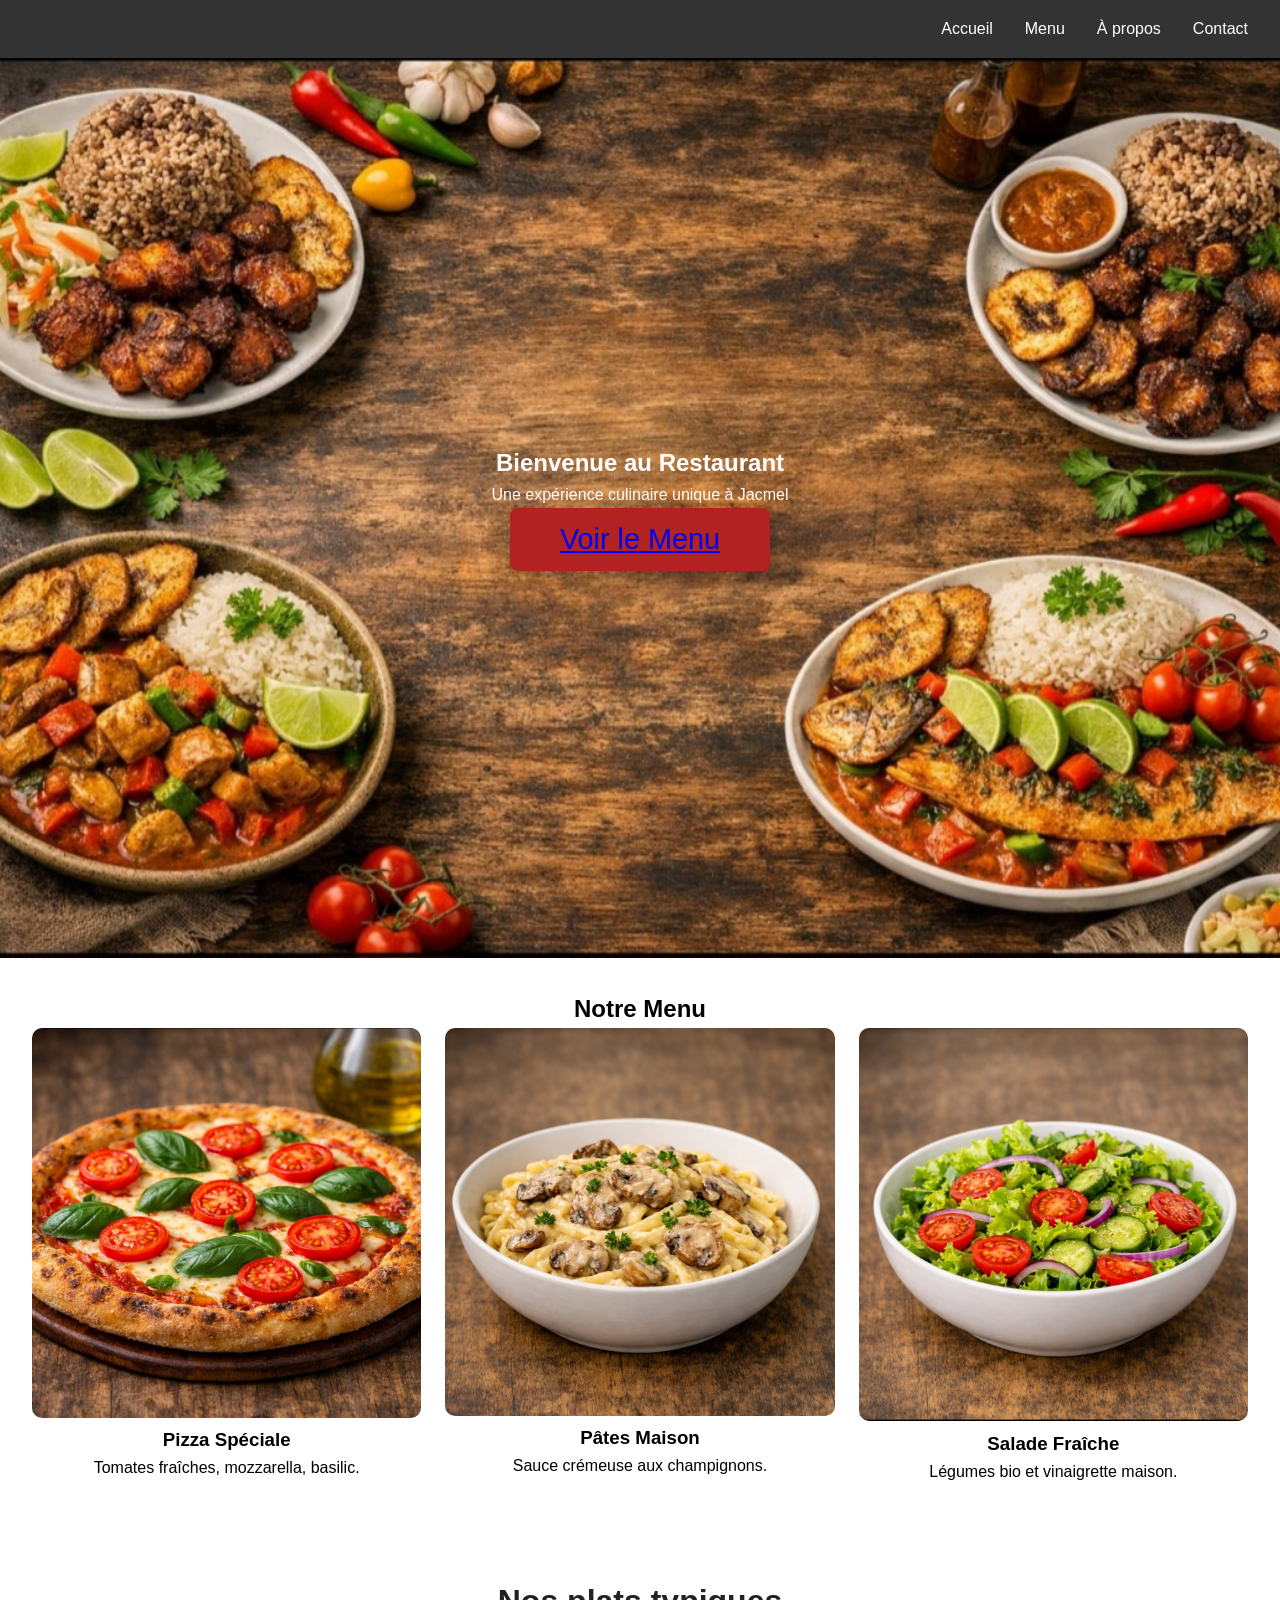
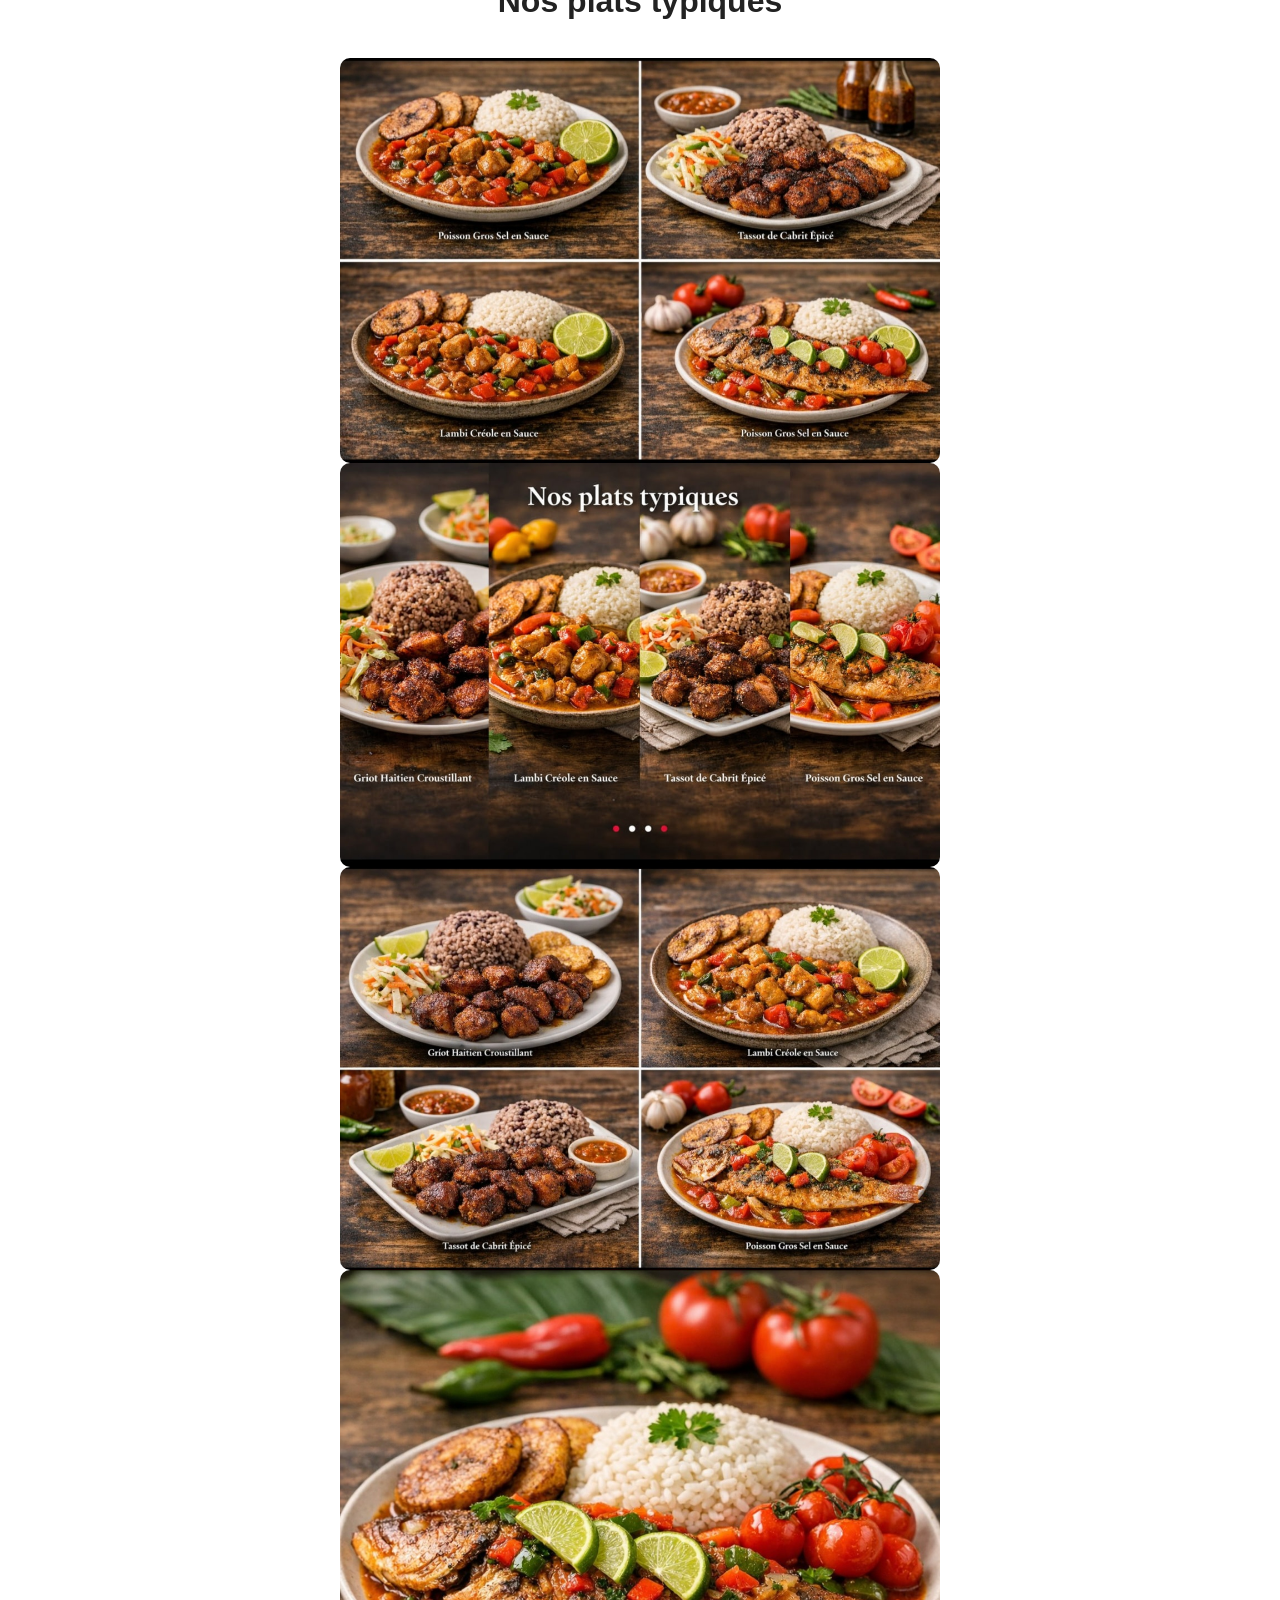
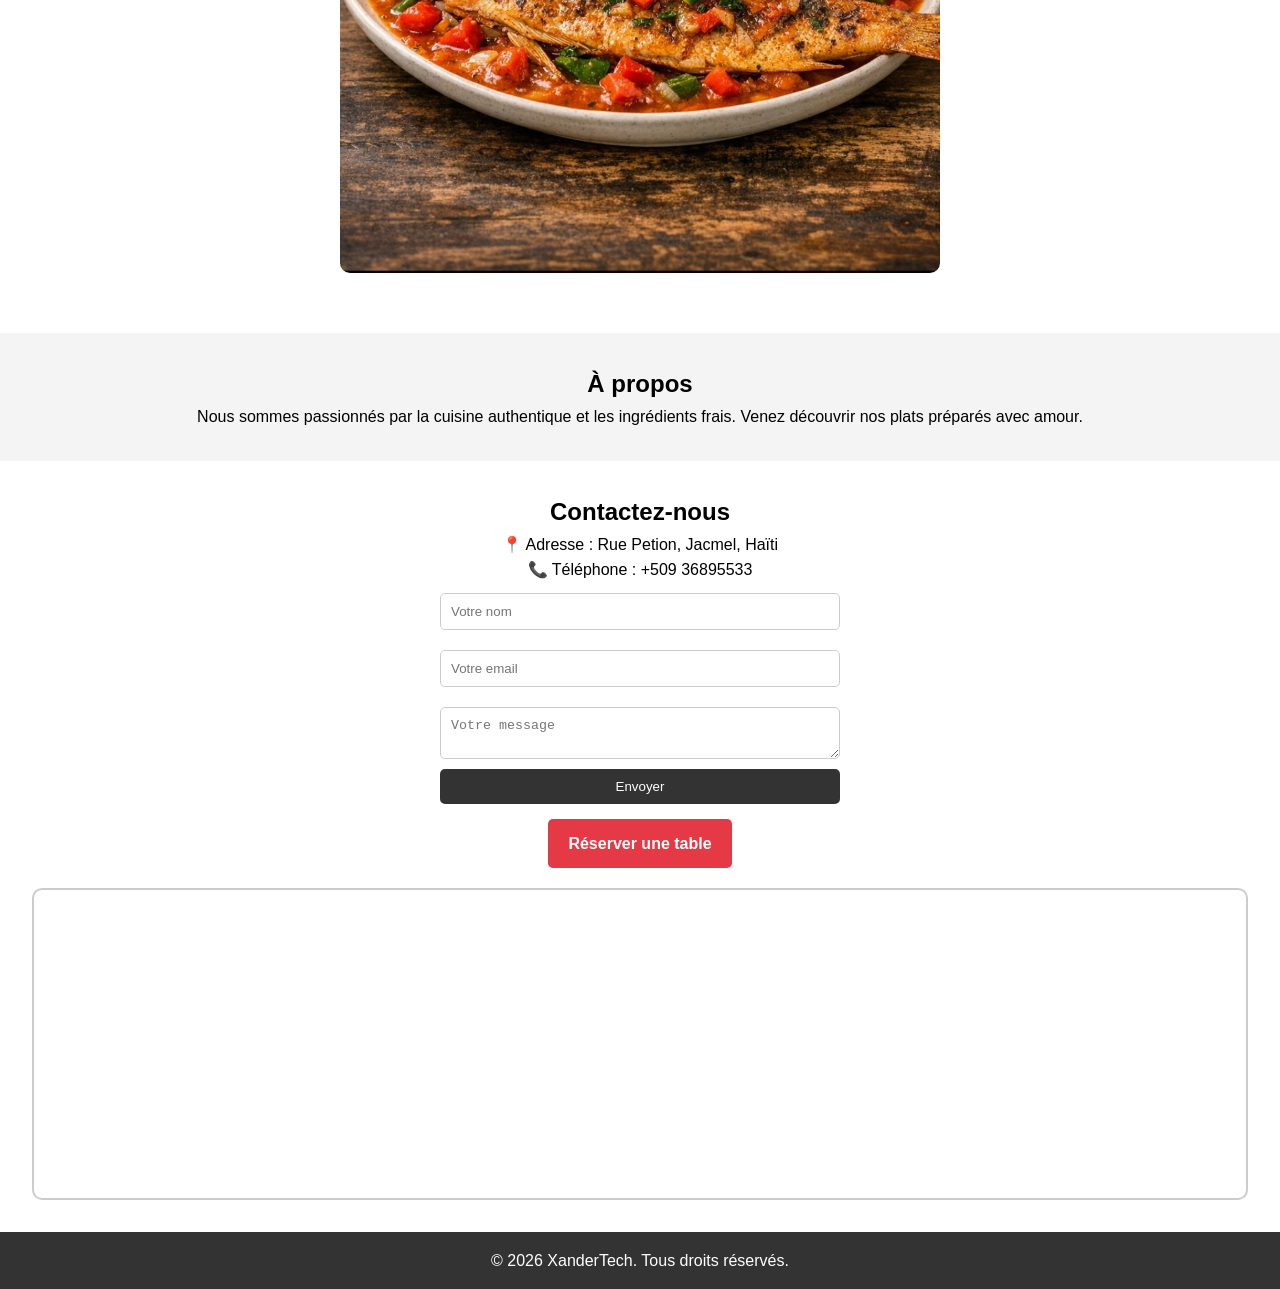
<file: index.html>
<!DOCTYPE html>
<html lang="fr">
<head>
  <meta charset="UTF-8">
  <meta name="viewport" content="width=device-width, initial-scale=1.0">
  <title>Restaurant Délicieux – Cuisine maison à Jacmel</title>
  <meta name="description" content="Restaurant Délicieux Jacmel : cuisine maison, menu varié, réservation en ligne et ambiance chaleureuse.">
  <link rel="stylesheet" href="style.css">
   <script src="javascript.js" defer></script>
   <script>const swiper = new Swiper('.swiper', {
  loop: true,
  autoplay: {
    delay: 2500,
    disableOnInteraction: false,
  },
  pagination: {
    el: '.swiper-pagination',
    clickable: true,
  },
});
</script>
                
</head>
<body>
  <!-- Navigation -->
  <header>
    <nav class="navbar">
      <div class="logo"></div>
      <ul class="nav-links">
        <li><a href="#home">Accueil</a></li>
        <li><a href="#menu">Menu</a></li>
        <li><a href="#about">À propos</a></li>
        <li><a href="#contact">Contact</a></li>
      </ul>
      <div class="toggle">&#9776;</div>
    </nav>
  </header>

  <!-- Hero Section -->
  <section id="home" class="hero">
    <h1>Bienvenue au Restaurant </h1>
    <p>Une expérience culinaire unique à Jacmel</p>
    
    <button class="menu-button" > <a href="#menu">   Voir le Menu </a>  </button>


  </section>

  <!-- Menu -->
  <section id="menu" class="menu">
    <h2>Notre Menu</h2>
    <div class="menu-grid">
      <div class="menu-item">
        <img src="images/pizza.jpg" alt="Pizza maison avec mozzarella et basilic">
        <h3>Pizza Spéciale</h3>
        <p>Tomates fraîches, mozzarella, basilic.</p>
      </div>
      <div class="menu-item">
        <img src="images/pates.jpg" alt="Pâtes fraîches avec sauce crémeuse aux champignons">
        <h3>Pâtes Maison</h3>
        <p>Sauce crémeuse aux champignons.</p>
      </div>
      <div class="menu-item">
        <img src="images/salade.jpg" alt="Salade bio avec vinaigrette maison">
        <h3>Salade Fraîche</h3>
        <p>Légumes bio et vinaigrette maison.</p>
      </div>
    </div>
  </section>
  
  <section id="galerie" class="gallery-slider">
  <h2>Nos plats typiques</h2>
  <div class="swiper">
    <div class="swiper-wrapper">
      <div class="swiper-slide"><img src="images/4_plats_diff.jpg" alt="Griot haïtien croustillant"></div>
      <div class="swiper-slide"><img src="images/4_plats_types.jpg" alt="Lambi créole en sauce"></div>
      <div class="swiper-slide"><img src="images/plats.jpg" alt="Tassot de cabrit épicé"></div>
      <div class="swiper-slide"><img src="images/poisson_gros_sel.jpg" alt="Poisson gros sel en sauce"></div>
    </div>
    <!-- Pagination uniquement -->
    <div class="swiper-pagination"></div>
  </div>
</section>


  <!-- About -->
  <section id="about" class="about">
    <h2>À propos</h2>
    <p>Nous sommes passionnés par la cuisine authentique et les ingrédients frais. Venez découvrir nos plats préparés avec amour.</p>
  </section>

  <!-- Contact -->
  <section id="contact" class="contact">
    <h2>Contactez-nous</h2>
    <p>📍 Adresse : Rue Petion, Jacmel, Haïti</p>
    <p>📞 Téléphone : +509 36895533</p>

    <form>
      <input type="text" placeholder="Votre nom" required>
      <input type="email" placeholder="Votre email" required>
      <textarea placeholder="Votre message" required></textarea>
      <button type="submit">Envoyer</button>
    </form>

    <!-- Bouton Réservation -->
 <p><a href="Reservation.html" class="btn-reserve"> Réserver une table </a></p>
    
  

    <!-- Google Maps -->
    <div class="map-container">
      <iframe 
        src="https://www.google.com/maps/embed?pb=!1m18!1m12!1m3!...etc"
        width="100%" height="300" style="border:0;" allowfullscreen="" loading="lazy">
      </iframe>
    </div>
  </section>

  <!-- Footer -->
  <footer>
    <p>&copy; 2026 XanderTech. Tous droits réservés.</p>
  </footer>

</body>
</html>
</file>
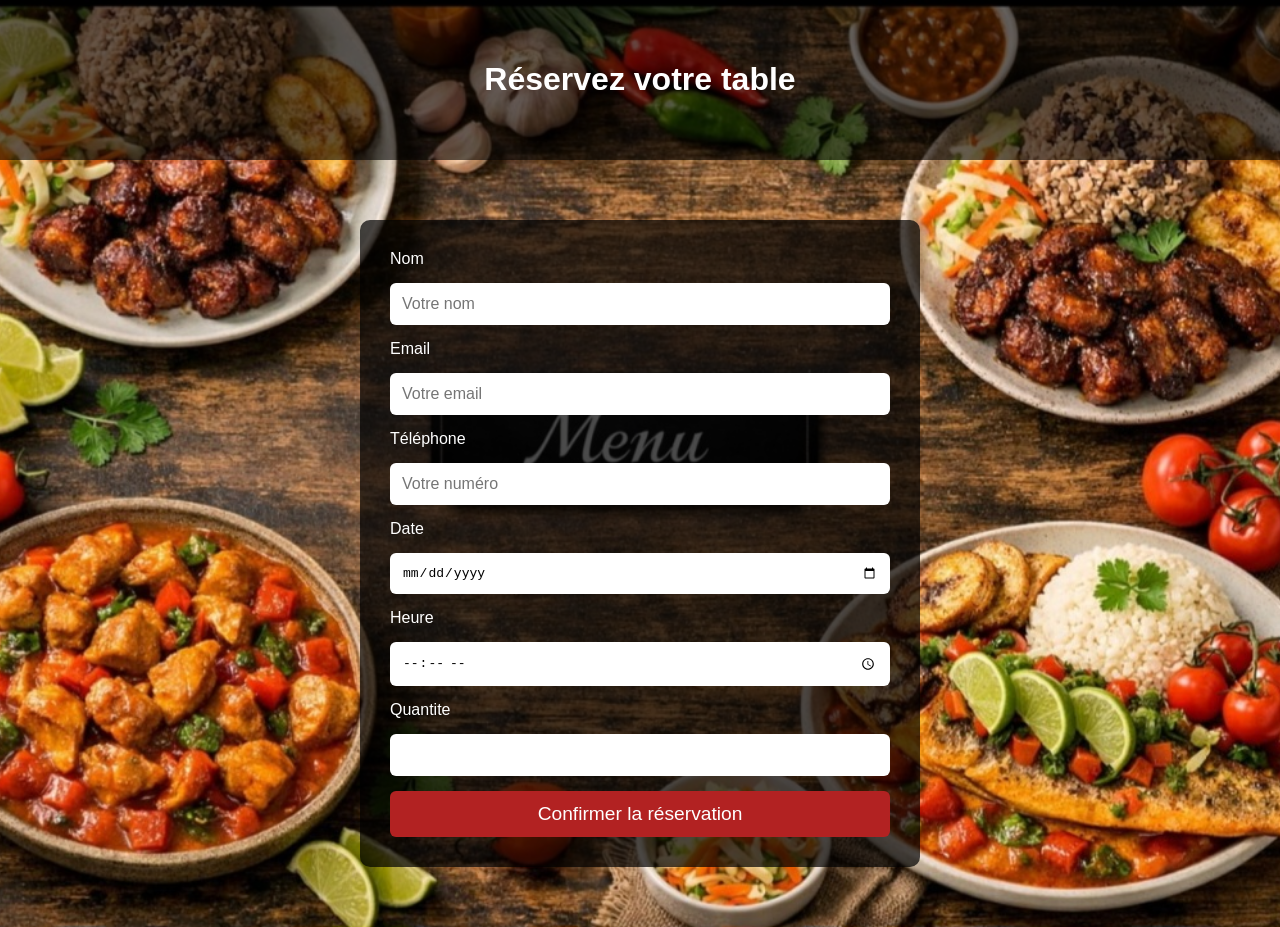
<file: Reservation.html>
<!DOCTYPE html>
<html lang="fr">
<head>
  <meta charset="UTF-8">
  <meta name="viewport" content="width=device-width, initial-scale=1.0">
  <title>Réservation - Restaurant Haïtien</title>
  <link rel="stylesheet" href="style_reservation.css">
</head>
<body>

  <header class="header">
    <h1>Réservez votre table</h1>
  </header>

  <main class="reservation-page">
    <form action="process_reservation.php" method="POST" class="reservation-form">
      <label>Nom</label>
      <input type="text" placeholder="Votre nom" required>

      <label>Email</label>
      <input type="email" placeholder="Votre email" required>

      <label>Téléphone</label>
      <input type="tel" placeholder="Votre numéro" required>

      <label>Date</label>
      <input type="date" required>

      <label>Heure</label>
      <input type="time" required>

      <label>Quantite</label>
      <input type="number" min="1" max="20" required>

      <button type="submit" class="reserve-button">Confirmer la réservation</button>
    </form>
  </main>

</body>
</html>
</file>
<file: style.css>
* { margin: 0; padding: 0; box-sizing: border-box; }
body { font-family: Arial, sans-serif; line-height: 1.6;  }

/* Navbar */
.navbar { display: flex; justify-content: space-between; align-items: center; padding: 1rem; background: #333; color: #fff; }
.nav-links { list-style: none; display: flex; }
.nav-links li { margin: 0 1rem; }
.nav-links a { color: #fff; text-decoration: none; }
.toggle { display: none; cursor: pointer; }

/* Hero */
.hero { background: url('images/menu.jpg') center/cover no-repeat; height: 100vh; display: flex; flex-direction: column; justify-content: center; align-items: center; color: #fff; text-align: center; }
.hero .btn { background: #e63946; color: #fff; padding: 10px 20px; text-decoration: none; border-radius: 5px; }

/* Menu */
.menu { padding: 2rem; text-align: center; }
.menu-grid { display: grid; grid-template-columns: repeat(auto-fit, minmax(250px, 1fr)); gap: 1.5rem; }
.menu-item img { width: 100%; border-radius: 10px; }



.gallery-slider {
  padding: 60px 20px;
  background-color: #fff;
  text-align: center;
}

.gallery-slider h2 {
  font-size: 2em;
  margin-bottom: 30px;
  color: #222;
}

.swiper {
  width: 70%;
  max-width: 900px;
  margin: 0 auto;
}

.swiper-slide {
  display: flex;
  justify-content: center;
  align-items: center;
}

.swiper-slide img {
  width: 100%;
  max-width: 600px;
  border-radius: 10px;
  transition: transform 0.3s ease;
}


 @keyframes slide {
  0%,20%   { transform: translateX(0%); }
  25%,45%  { transform: translateX(-100%); }
  50%,70%  { transform: translateX(-200%); }
  75%,95%  { transform: translateX(-300%); }
  100%     { transform: translateX(0%); }
}


.swiper-slide img:hover {
  transform: scale(1.02);
}

/* Pagination minimaliste */
.swiper-pagination-bullet {
  background: #666;
  opacity: 0.5;
}

.swiper-pagination-bullet-active {
  background: #b22222; /* rouge bordeaux */
  opacity: 1;
}

/* About */
.about { padding: 2rem; background: #f4f4f4; text-align: center; }

/* Contact */
.contact { padding: 2rem; text-align: center; }
.contact form { display: flex; flex-direction: column; max-width: 400px; margin: auto; }
.contact input, .contact textarea { margin: 10px 0; padding: 10px; border: 1px solid #ccc; border-radius: 5px; }
.contact button { background: #333; color: #fff; padding: 10px; border: none; border-radius: 5px; cursor: pointer; }

/* Bouton Réservation */
.btn-reserve {
  display: inline-block;
  margin-top: 15px;
  background: #e63946;
  color: #fff;
  padding: 12px 20px;
  text-decoration: none;
  border-radius: 5px;
  font-weight: bold;
}
.btn-reserve:hover { background: #d62828; }

.menu-section {
  background-image: url('images/menu.jpg'); /* remplace par ton image */
  background-size: cover;
  background-position: center;
  padding: 120px 20px;
  text-align: center;
}

.menu-button {
  background-color: #b22222;
  color: #fff;
  font-size: 1.8em;
  padding: 15px 50px;
  border: none;
  border-radius: 8px;
  box-shadow: 0 6px 20px rgba(0,0,0,0.3);
  cursor: pointer;
  transition: all 0.3s ease;
  font-family: 'Montserrat', sans-serif;
}

/* Effet au survol */
.menu-button:hover {
  background-color: #8b1a1a;
  transform: scale(1.05);
  box-shadow: 0 8px 24px rgba(0,0,0,0.4);
}


/* Carte */
.map-container {
  margin-top: 20px;
  border: 2px solid #ccc;
  border-radius: 10px;
  overflow: hidden;
}

/* Footer */
footer { background: #333; color: #fff; text-align: center; padding: 1rem; }

/* Responsive */
@media (max-width: 768px) {
  .nav-links { display: none; flex-direction: column; }
  .nav-links.active { display: flex; }
  .toggle { display: block; }
}
</file>
<file: style_reservation.css>
body {
  font-family: 'Montserrat', sans-serif;
  margin: 0;
  background: url('images/menu1.jpg') no-repeat center center;
  background-size: cover;
  color: #fff; 
}

.header {
  text-align: center;
  padding: 40px 20px;
  background-color: rgba(0,0,0,0.6);
}

.reservation-page {
  display: flex;
  justify-content: center;
  align-items: center;
  padding: 60px 20px;
}

.reservation-form {
  background-color: rgba(0,0,0,0.7);
  padding: 30px;
  border-radius: 10px;
  max-width: 500px;
  width: 100%;
  display: grid;
  gap: 15px;
}

.reservation-form input {
  padding: 12px;
  border: none;
  border-radius: 6px;
  font-size: 1em;
}

.reserve-button {
  background-color: #b22222;
  color: #fff;
  font-size: 1.2em;
  padding: 12px;
  border: none;
  border-radius: 6px;
  cursor: pointer;
  transition: all 0.3s ease;
}

.reserve-button:hover {
  background-color: #8b1a1a;
  transform: scale(1.05);
}
</file>
